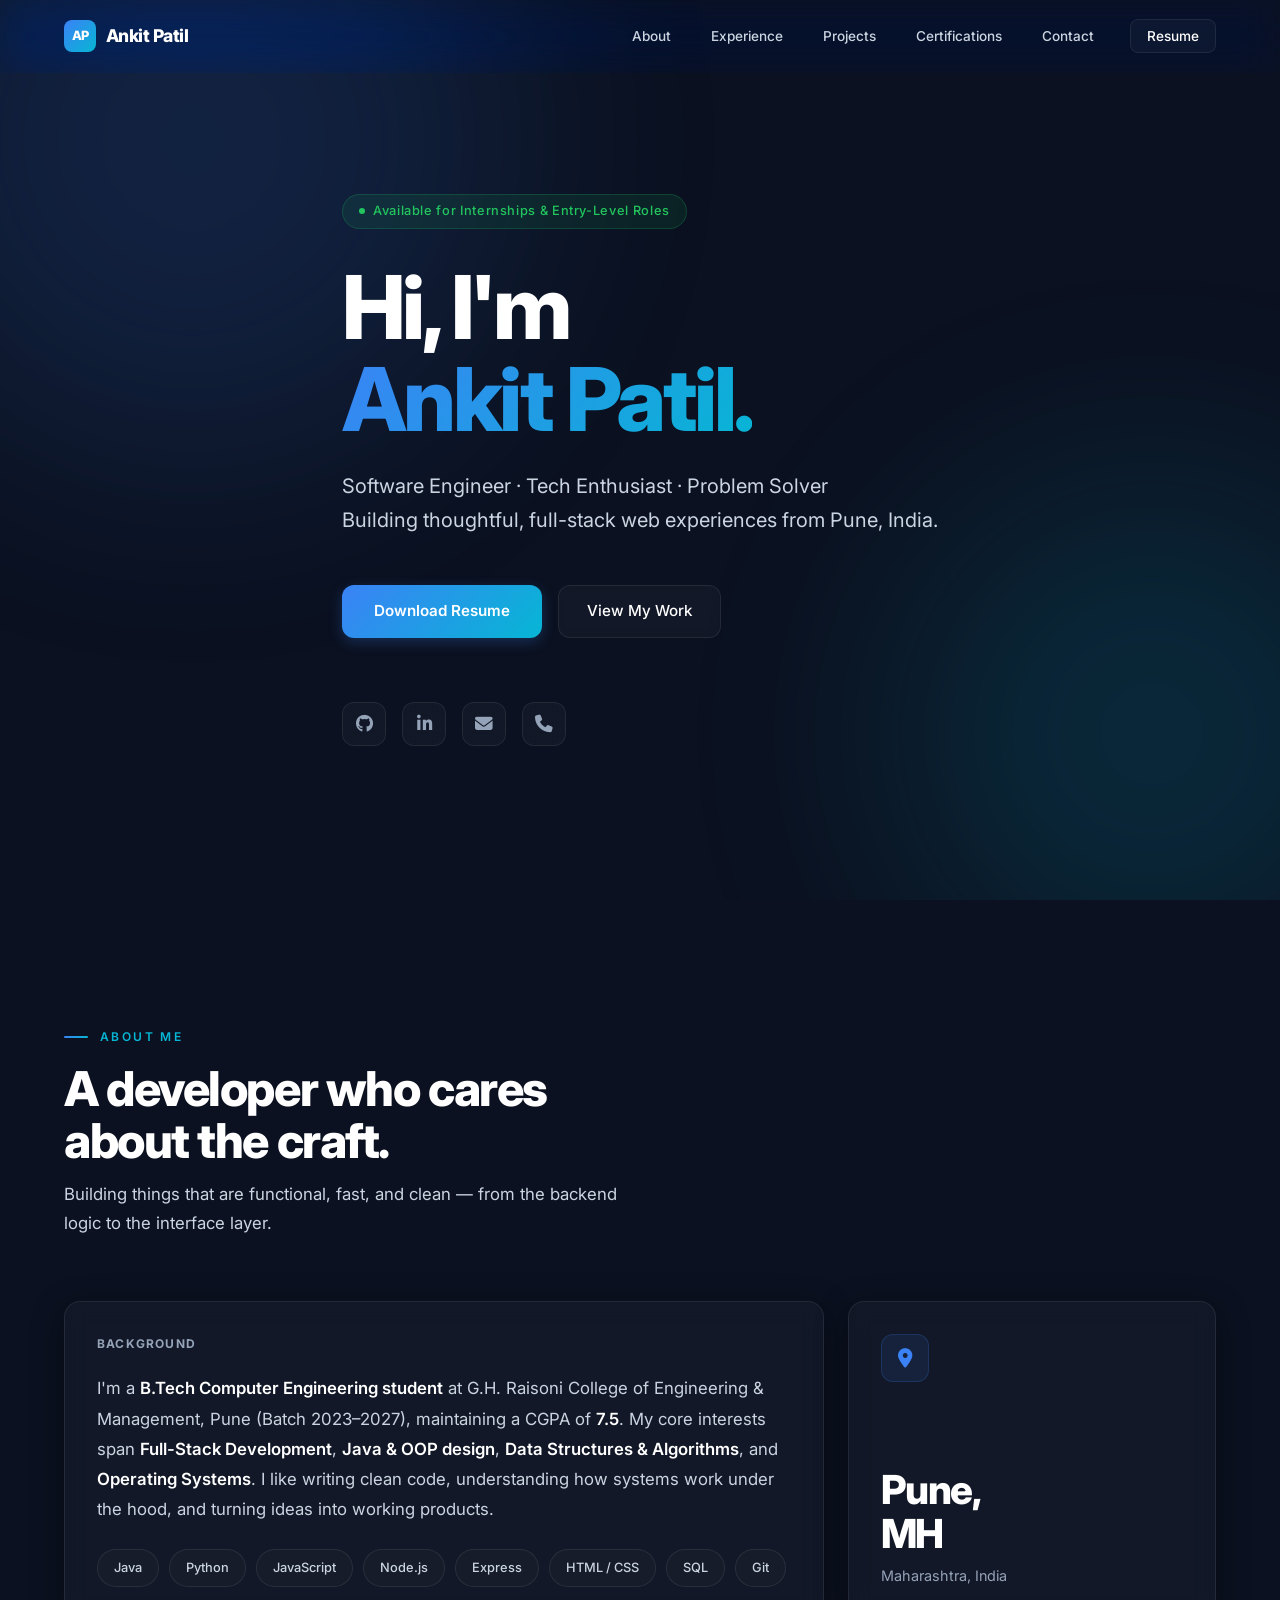
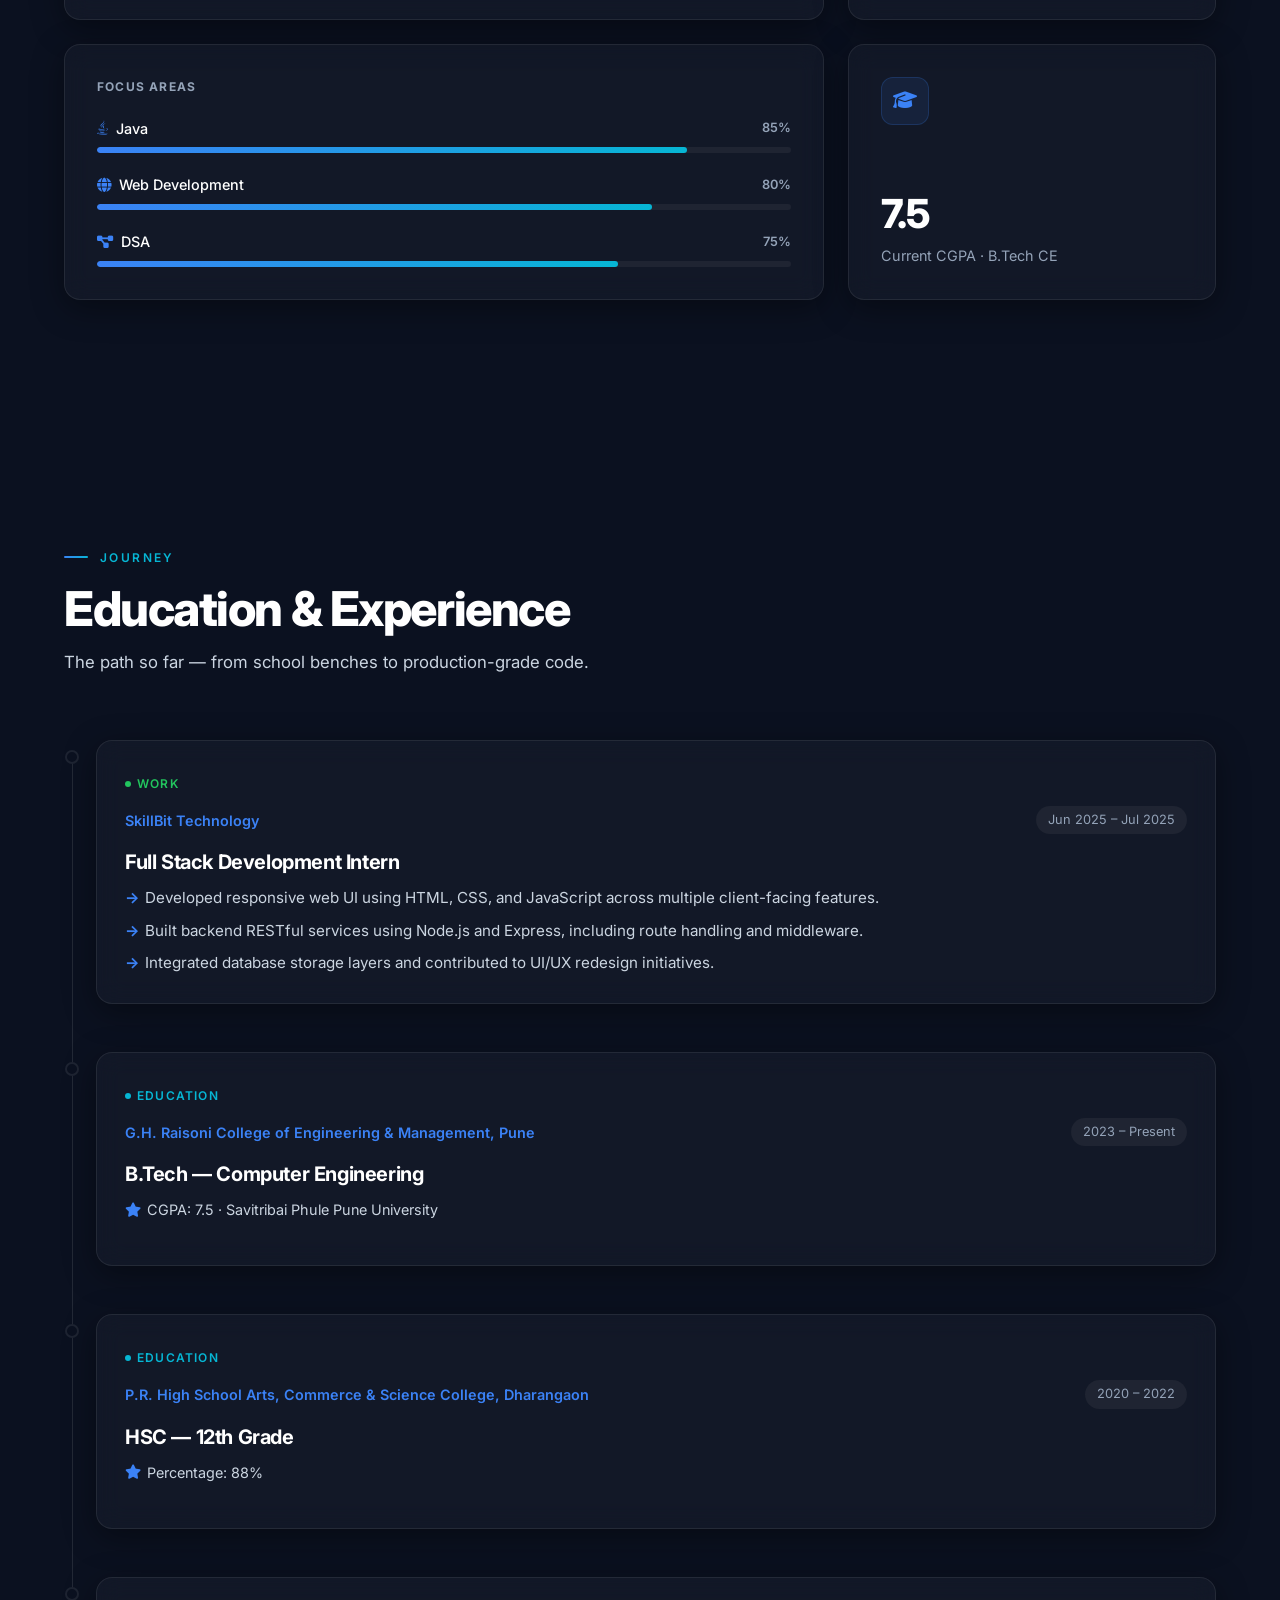
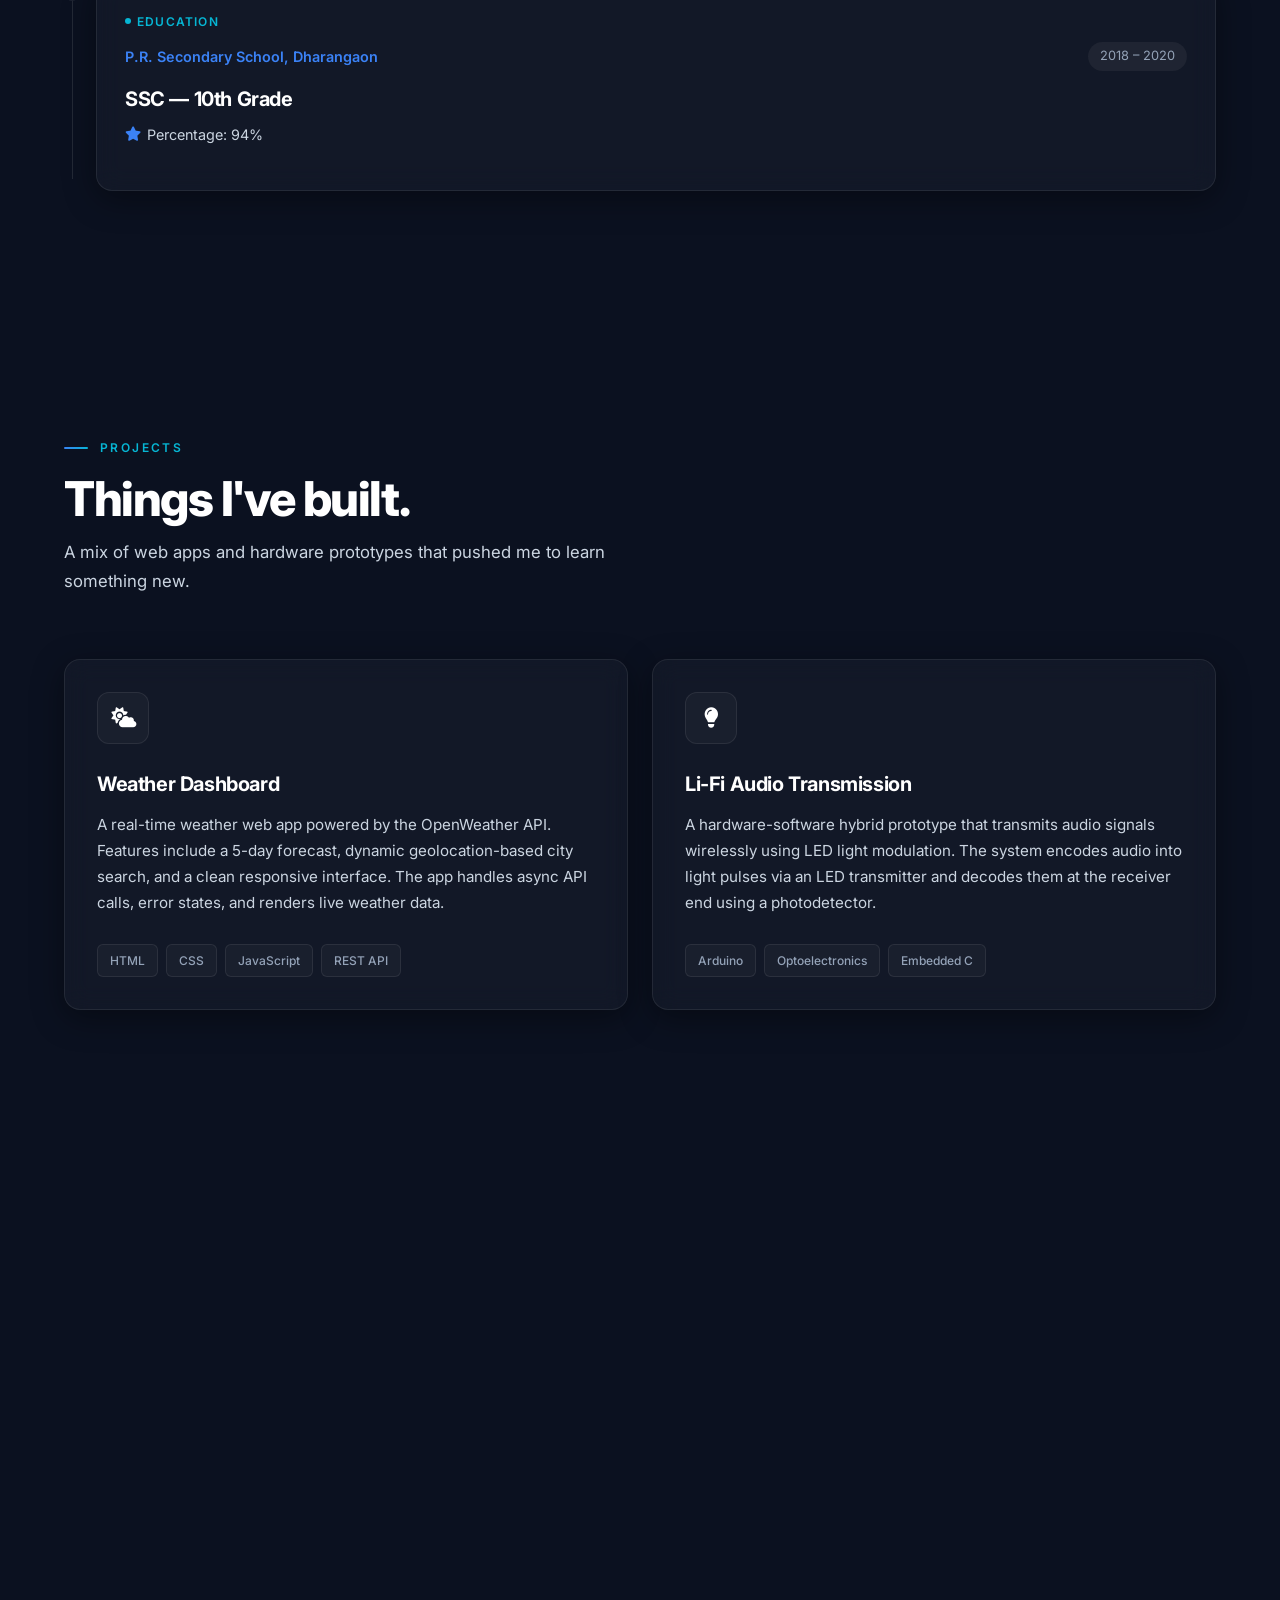
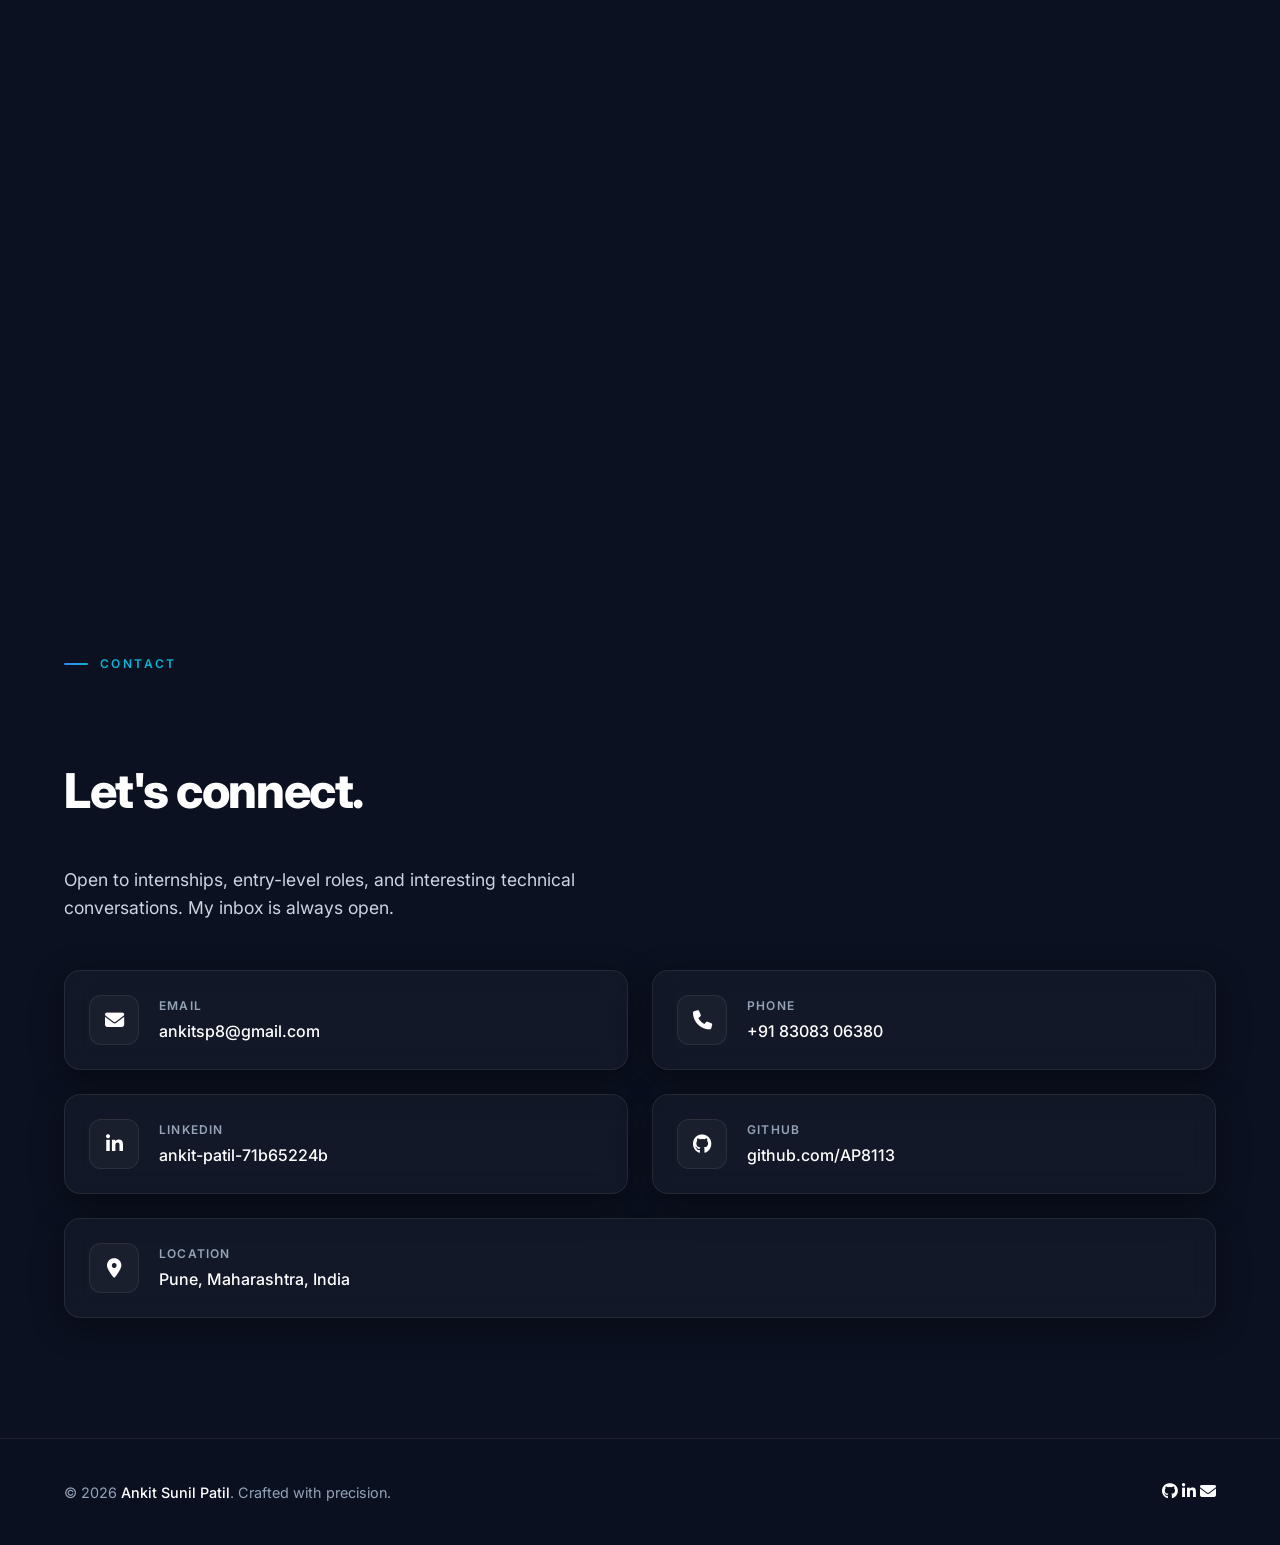
<file: index.html>
<!DOCTYPE html>
<html lang="en">
<head>
    <meta charset="UTF-8" />
    <meta name="viewport" content="width=device-width, initial-scale=1.0" />
    <title>Ankit Sunil Patil — Software Engineer</title>

    <link rel="preconnect" href="https://fonts.googleapis.com" />
    <link rel="preconnect" href="https://fonts.gstatic.com" crossorigin />
    <link href="https://fonts.googleapis.com/css2?family=Inter:wght@400;500;600;800&display=swap" rel="stylesheet" />
    <link rel="stylesheet" href="https://cdnjs.cloudflare.com/ajax/libs/font-awesome/6.5.2/css/all.min.css" />

    <style>
        /* ===========================
           PREMIUM DESIGN TOKENS
           (Linear / Vercel / Apple Vibe)
        =========================== */
        :root {
          /* Backgrounds */
          --bg-main: #0B1120;
          --bg-card: rgba(255, 255, 255, 0.03); /* Ultra subtle glassmorphism */
          --bg-card-hover: rgba(59, 130, 246, 0.05);
          --nav-bg: rgba(11, 17, 32, 0.75);

          /* Accents */
          --accent-blue: #3B82F6;
          --accent-cyan: #06B6D4;
          --accent-green: #22C55E;
          --grad-primary: linear-gradient(135deg, #3B82F6, #06B6D4);

          /* Text */
          --text-main: #FFFFFF;
          --text-secondary: #CBD5E1;
          --text-muted: #94A3B8;

          /* Borders & FX */
          --card-border: rgba(255, 255, 255, 0.08);
          --card-border-hover: rgba(59, 130, 246, 0.3);
          --timeline-line: rgba(255, 255, 255, 0.1);
          --shadow-soft: 0 8px 32px rgba(0, 0, 0, 0.4);
          --shadow-hover: 0 20px 40px rgba(59, 130, 246, 0.15);

          /* Geometry */
          --radius-base: 16px;
          --radius-hover: 20px;
          --spacing-section: 120px;
          --spacing-card: 32px;
          --container-w: 1200px;

          /* Animation */
          --transition: all 0.4s cubic-bezier(0.16, 1, 0.3, 1);
        }

        /* ===========================
           RESET & BASE
        =========================== */
        *, *::before, *::after { box-sizing: border-box; margin: 0; padding: 0; }

        html { scroll-behavior: smooth; font-size: 16px; }

        body {
          font-family: 'Inter', sans-serif;
          background-color: var(--bg-main);
          color: var(--text-main);
          line-height: 1.6;
          -webkit-font-smoothing: antialiased;
          -moz-osx-font-smoothing: grayscale;
          overflow-x: hidden;
          position: relative;
        }

        a { color: inherit; text-decoration: none; transition: var(--transition); }
        img { display: block; max-width: 100%; }
        ul { list-style: none; }

        /* ===========================
           FLOATING BLOBS (Vercel Style)
        =========================== */
        .bg-blobs {
          position: fixed;
          top: 0; left: 0; width: 100%; height: 100vh;
          overflow: hidden;
          z-index: 0;
          pointer-events: none;
        }

        .blob {
          position: absolute;
          filter: blur(120px);
          border-radius: 50%;
          opacity: 0.15;
          animation: float 20s infinite alternate ease-in-out;
        }

        .blob-1 {
          width: 50vw; height: 50vw;
          background: var(--accent-blue);
          top: -20%; left: -10%;
        }

        .blob-2 {
          width: 40vw; height: 40vw;
          background: var(--accent-cyan);
          bottom: -10%; right: -10%;
          animation-delay: -5s;
        }

        @keyframes float {
          0% { transform: translate(0, 0) scale(1); }
          100% { transform: translate(5%, 10%) scale(1.1); }
        }

        /* ===========================
           UTILITY
        =========================== */
        .container {
          max-width: var(--container-w);
          margin: 0 auto;
          padding: 0 24px;
          position: relative;
          z-index: 1;
        }

        .section-label {
          display: inline-flex;
          align-items: center;
          gap: 12px;
          font-size: 0.75rem;
          font-weight: 600;
          letter-spacing: 0.2em;
          text-transform: uppercase;
          color: var(--accent-cyan);
          margin-bottom: 16px;
        }

        .section-label::before {
          content: '';
          display: inline-block;
          width: 24px;
          height: 2px;
          background: var(--grad-primary);
          border-radius: 2px;
        }

        .section-title {
          font-size: clamp(2rem, 4vw, 3rem);
          font-weight: 800;
          letter-spacing: -0.03em;
          color: var(--text-main);
          margin-bottom: 12px;
          line-height: 1.1;
        }

        .section-desc {
          color: var(--text-secondary);
          font-size: 1.05rem;
          max-width: 580px;
          line-height: 1.7;
        }

        section { position: relative; z-index: 1; padding: var(--spacing-section) 0; }

        /* ===========================
           NAVBAR (Apple/Linear Blur)
        =========================== */
        .nav {
          position: fixed;
          top: 0; left: 0; right: 0;
          z-index: 100;
          background: var(--nav-bg);
          backdrop-filter: blur(20px) saturate(180%);
          -webkit-backdrop-filter: blur(20px) saturate(180%);
          border-bottom: 1px solid var(--card-border);
          transition: transform 0.3s;
        }

        .nav-inner {
          display: flex;
          align-items: center;
          justify-content: space-between;
          height: 72px;
          max-width: var(--container-w);
          margin: 0 auto;
          padding: 0 24px;
        }

        .nav-logo {
          font-size: 1.1rem;
          font-weight: 800;
          letter-spacing: -0.03em;
          display: flex;
          align-items: center;
          gap: 10px;
        }

        .nav-logo .logo-badge {
          width: 32px;
          height: 32px;
          border-radius: 8px;
          background: var(--grad-primary);
          color: #fff;
          font-size: 0.8rem;
          font-weight: 800;
          display: flex;
          align-items: center;
          justify-content: center;
        }

        .nav-links {
          display: flex;
          align-items: center;
          gap: 8px;
        }

        .nav-links a {
          font-size: 0.85rem;
          font-weight: 500;
          color: var(--text-secondary);
          padding: 8px 16px;
          border-radius: 8px;
        }

        .nav-links a:hover {
          color: var(--text-main);
          background: rgba(255,255,255,0.06);
        }

        .nav-cta {
          font-size: 0.85rem;
          font-weight: 600;
          color: var(--text-main) !important;
          border: 1px solid var(--card-border) !important;
          border-radius: 8px !important;
          margin-left: 12px;
          background: rgba(255,255,255,0.03);
        }

        .nav-cta:hover {
          background: var(--text-main) !important;
          color: var(--bg-main) !important;
        }

        /* ===========================
           HERO SECTION
        =========================== */
        #hero {
          min-height: 100vh;
          display: flex;
          flex-direction: column;
          justify-content: center;
          padding-top: 120px;
          padding-bottom: 80px;
        }

        .hero-chip {
          display: inline-flex;
          align-items: center;
          gap: 8px;
          background: rgba(34, 197, 94, 0.1);
          border: 1px solid rgba(34, 197, 94, 0.2);
          color: var(--accent-green);
          font-size: 0.8rem;
          font-weight: 500;
          letter-spacing: 0.05em;
          padding: 6px 16px;
          border-radius: 100px;
          margin-bottom: 32px;
        }

        .hero-chip .dot {
          width: 6px;
          height: 6px;
          border-radius: 50%;
          background: var(--accent-green);
          animation: pulse-dot 2s infinite;
        }

        @keyframes pulse-dot {
          0%, 100% { opacity: 1; transform: scale(1); }
          50% { opacity: 0.5; transform: scale(0.8); }
        }

        .hero-name {
          font-size: clamp(3rem, 8vw, 5.5rem);
          font-weight: 800;
          letter-spacing: -0.04em;
          line-height: 1.05;
          margin-bottom: 24px;
        }

        .hero-name .name-accent {
          background: var(--grad-primary);
          -webkit-background-clip: text;
          -webkit-text-fill-color: transparent;
          background-clip: text;
        }

        .hero-tagline {
          font-size: clamp(1rem, 2vw, 1.25rem);
          color: var(--text-secondary);
          font-weight: 400;
          max-width: 600px;
          margin-bottom: 48px;
          line-height: 1.7;
        }

        .hero-actions {
          display: flex;
          align-items: center;
          gap: 16px;
          flex-wrap: wrap;
        }

        .btn-primary {
          display: inline-flex;
          align-items: center;
          gap: 10px;
          background: var(--grad-primary);
          color: #fff;
          font-size: 0.95rem;
          font-weight: 600;
          padding: 14px 32px;
          border-radius: 12px;
          border: none;
          cursor: pointer;
          transition: var(--transition);
          box-shadow: 0 4px 14px rgba(59, 130, 246, 0.25);
        }

        .btn-primary:hover {
          transform: translateY(-2px);
          box-shadow: 0 8px 24px rgba(59, 130, 246, 0.4);
        }

        .btn-ghost {
          display: inline-flex;
          align-items: center;
          gap: 10px;
          background: rgba(255, 255, 255, 0.03);
          color: var(--text-main);
          font-size: 0.95rem;
          font-weight: 500;
          padding: 13px 28px;
          border-radius: 12px;
          border: 1px solid var(--card-border);
          cursor: pointer;
          backdrop-filter: blur(4px);
        }

        .btn-ghost:hover {
          background: rgba(255, 255, 255, 0.08);
          border-color: rgba(255, 255, 255, 0.2);
          transform: translateY(-2px);
        }

        .hero-socials {
          display: flex;
          gap: 16px;
          margin-top: 64px;
        }

        .hero-socials a {
          width: 44px;
          height: 44px;
          border-radius: 12px;
          border: 1px solid var(--card-border);
          background: var(--bg-card);
          display: flex;
          align-items: center;
          justify-content: center;
          color: var(--text-muted);
          font-size: 1.1rem;
          backdrop-filter: blur(8px);
        }

        .hero-socials a:hover {
          color: var(--text-main);
          border-color: var(--accent-blue);
          background: var(--bg-card-hover);
          transform: translateY(-4px);
          box-shadow: var(--shadow-hover);
        }

        /* ===========================
           BENTO GRID (Cards)
        =========================== */
        .bento-grid {
          display: grid;
          grid-template-columns: repeat(3, 1fr);
          gap: 24px;
          margin-top: 64px;
        }

        .bento-card {
          background: var(--bg-card);
          border: 1px solid var(--card-border);
          border-radius: var(--radius-base);
          padding: var(--spacing-card);
          backdrop-filter: blur(12px);
          -webkit-backdrop-filter: blur(12px);
          transition: var(--transition);
          box-shadow: var(--shadow-soft);
          display: flex;
          flex-direction: column;
        }

        .bento-card:hover {
          border-color: var(--card-border-hover);
          border-radius: var(--radius-hover);
          background: var(--bg-card-hover);
          transform: translateY(-4px);
          box-shadow: var(--shadow-hover);
        }

        .bento-card.span-2 { grid-column: span 2; }
        .bento-card.span-full { grid-column: span 3; }

        .bento-card-label {
          font-size: 0.75rem;
          font-weight: 700;
          letter-spacing: 0.1em;
          text-transform: uppercase;
          color: var(--text-muted);
          margin-bottom: 20px;
        }

        .bio-text {
          font-size: 1.05rem;
          color: var(--text-secondary);
          line-height: 1.8;
        }
        .bio-text strong { color: var(--text-main); font-weight: 600; }

        /* Skills */
        .skill-list { display: flex; flex-direction: column; gap: 20px; }
        .skill-header {
          display: flex; justify-content: space-between; align-items: center; margin-bottom: 8px;
        }
        .skill-name {
          font-size: 0.9rem; font-weight: 500; color: var(--text-main); display: flex; align-items: center; gap: 8px;
        }
        .skill-name i { color: var(--accent-blue); }
        .skill-pct { font-size: 0.8rem; font-weight: 600; color: var(--text-muted); }

        .skill-track {
          height: 6px; border-radius: 100px; background: rgba(255,255,255,0.05); overflow: hidden;
        }
        .skill-fill {
          height: 100%; border-radius: 100px; background: var(--grad-primary);
          width: 0; transition: width 1.5s cubic-bezier(0.16,1,0.3,1);
        }

        /* Stats */
        .stat-card-inner { display: flex; flex-direction: column; justify-content: space-between; height: 100%; }
        .stat-icon {
          width: 48px; height: 48px; border-radius: 12px; background: rgba(59, 130, 246, 0.1);
          border: 1px solid rgba(59, 130, 246, 0.2); display: flex; align-items: center; justify-content: center;
          font-size: 1.2rem; color: var(--accent-blue); margin-bottom: 24px;
        }
        .stat-number { font-size: 2.5rem; font-weight: 800; letter-spacing: -0.04em; color: var(--text-main); line-height: 1.1; margin-bottom: 8px; }
        .stat-desc { font-size: 0.9rem; color: var(--text-muted); font-weight: 400; }

        .chip-cloud { display: flex; flex-wrap: wrap; gap: 10px; margin-top: 24px; }
        .chip {
          font-size: 0.8rem; font-weight: 500; padding: 8px 16px; border-radius: 100px;
          border: 1px solid var(--card-border); background: rgba(255,255,255,0.02);
          color: var(--text-secondary); transition: var(--transition);
        }
        .chip:hover { border-color: var(--accent-cyan); color: var(--text-main); background: rgba(6, 182, 212, 0.1); }

        /* ===========================
           TIMELINE
        =========================== */
        .timeline-wrap { position: relative; margin-top: 64px; padding-left: 32px; }
        .timeline-wrap::before {
          content: ''; position: absolute; left: 8px; top: 12px; bottom: 12px; width: 1px; background: var(--timeline-line);
        }
        .timeline-item { position: relative; margin-bottom: 48px; }
        .timeline-item:last-child { margin-bottom: 0; }

        .timeline-dot {
          position: absolute; left: -31px; top: 10px; width: 14px; height: 14px; border-radius: 50%;
          background: var(--bg-main); border: 2px solid var(--card-border); transition: var(--transition);
        }
        .timeline-item:hover .timeline-dot { border-color: var(--accent-blue); background: var(--accent-blue); box-shadow: 0 0 12px rgba(59, 130, 246, 0.5); }

        .timeline-card {
          background: var(--bg-card); border: 1px solid var(--card-border); border-radius: var(--radius-base);
          padding: 28px; backdrop-filter: blur(12px); box-shadow: var(--shadow-soft); transition: var(--transition);
        }
        .timeline-item:hover .timeline-card {
          border-color: var(--card-border-hover); transform: translateX(8px); border-radius: var(--radius-hover); box-shadow: var(--shadow-hover);
        }

        .timeline-meta { display: flex; align-items: center; justify-content: space-between; flex-wrap: wrap; gap: 8px; margin-bottom: 12px; }
        .timeline-org { font-size: 0.9rem; font-weight: 600; color: var(--accent-blue); }
        .timeline-date { font-size: 0.8rem; color: var(--text-muted); background: rgba(255,255,255,0.05); padding: 4px 12px; border-radius: 100px; }
        .timeline-role { font-size: 1.25rem; font-weight: 700; color: var(--text-main); margin-bottom: 8px; letter-spacing: -0.02em; }
        .timeline-grade { font-size: 0.9rem; color: var(--text-secondary); margin-bottom: 16px; display: flex; align-items: center; gap: 6px; }

        .timeline-bullets { display: flex; flex-direction: column; gap: 8px; }
        .timeline-bullets li {
          font-size: 0.95rem; color: var(--text-secondary); padding-left: 20px; position: relative; line-height: 1.6;
        }
        .timeline-bullets li::before {
          content: '→'; position: absolute; left: 0; color: var(--accent-blue); font-weight: bold;
        }

        .timeline-type-badge {
          display: inline-flex; align-items: center; gap: 6px; font-size: 0.75rem; font-weight: 600;
          letter-spacing: 0.1em; text-transform: uppercase; margin-bottom: 12px;
        }
        .timeline-type-badge .badge-dot { width: 6px; height: 6px; border-radius: 50%; }
        .badge-work { color: var(--accent-green); } .badge-work .badge-dot { background: var(--accent-green); }
        .badge-edu { color: var(--accent-cyan); } .badge-edu .badge-dot { background: var(--accent-cyan); }

        /* ===========================
           PROJECTS
        =========================== */
        .projects-grid { display: grid; grid-template-columns: repeat(2, 1fr); gap: 24px; margin-top: 64px; }

        .project-card {
          background: var(--bg-card); border: 1px solid var(--card-border); border-radius: var(--radius-base);
          padding: var(--spacing-card); backdrop-filter: blur(12px); display: flex; flex-direction: column;
          transition: var(--transition); box-shadow: var(--shadow-soft);
        }
        .project-card:hover {
          transform: translateY(-6px); border-color: var(--card-border-hover); border-radius: var(--radius-hover); box-shadow: var(--shadow-hover);
        }

        .project-icon {
          width: 52px; height: 52px; border-radius: 12px; background: rgba(255,255,255,0.03);
          border: 1px solid var(--card-border); display: flex; align-items: center; justify-content: center;
          font-size: 1.25rem; color: var(--text-main); margin-bottom: 24px; transition: var(--transition);
        }
        .project-card:hover .project-icon {
          background: var(--grad-primary); border-color: transparent; color: #fff; transform: scale(1.05);
        }

        .project-title { font-size: 1.25rem; font-weight: 700; color: var(--text-main); margin-bottom: 12px; letter-spacing: -0.02em; }
        .project-desc { font-size: 0.95rem; color: var(--text-secondary); line-height: 1.7; flex: 1; margin-bottom: 28px; }
        .project-stack { display: flex; flex-wrap: wrap; gap: 8px; }
        .stack-tag {
          font-size: 0.75rem; font-weight: 500; padding: 6px 12px; border-radius: 6px;
          background: rgba(255,255,255,0.03); border: 1px solid rgba(255,255,255,0.08); color: var(--text-muted);
        }

        /* ===========================
           CERTIFICATIONS
        =========================== */
        .certs-grid { display: grid; grid-template-columns: repeat(2, 1fr); gap: 24px; margin-top: 64px; }

        .cert-card {
          background: var(--bg-card); border: 1px solid var(--card-border); border-radius: var(--radius-base);
          padding: 32px; display: flex; flex-direction: column; justify-content: space-between;
          transition: var(--transition); box-shadow: var(--shadow-soft); text-decoration: none; backdrop-filter: blur(12px);
        }
        a.cert-card:hover {
          transform: translateY(-4px) scale(1.01); border-color: var(--card-border-hover); border-radius: var(--radius-hover); background: var(--bg-card-hover); box-shadow: var(--shadow-hover);
        }

        .cert-top { display: flex; align-items: center; justify-content: space-between; margin-bottom: 24px; }
        .cert-icon { font-size: 1.8rem; background: var(--grad-primary); -webkit-background-clip: text; -webkit-text-fill-color: transparent; }
        .cert-arrow { color: var(--text-muted); transition: var(--transition); }
        a.cert-card:hover .cert-arrow { color: var(--text-main); transform: translate(4px, -4px); }

        .cert-issuer { font-size: 0.75rem; font-weight: 600; text-transform: uppercase; letter-spacing: 0.1em; color: var(--accent-blue); margin-bottom: 8px; }
        .cert-title { font-size: 1.15rem; font-weight: 700; color: var(--text-main); line-height: 1.4; }

        .cert-footer {
          margin-top: 32px; padding-top: 20px; border-top: 1px solid rgba(255,255,255,0.06);
          display: flex; align-items: center; justify-content: space-between; font-size: 0.85rem; color: var(--text-secondary); font-weight: 500;
        }
        .cert-id { font-family: monospace; font-size: 0.75rem; background: rgba(255,255,255,0.05); padding: 4px 10px; border-radius: 6px; color: var(--text-muted); }

        /* ===========================
           CONTACT
        =========================== */
        .contact-inner { display: grid; grid-template-columns: 1fr 1fr; gap: 24px; margin-top: 64px; }
        .contact-headline { font-size: clamp(2rem, 4vw, 3rem); font-weight: 800; letter-spacing: -0.03em; margin-bottom: 12px; grid-column: 1 / -1; }
        .contact-sub { color: var(--text-secondary); font-size: 1.1rem; grid-column: 1 / -1; margin-bottom: 24px; max-width: 600px; line-height: 1.6; }

        .contact-card {
          background: var(--bg-card); border: 1px solid var(--card-border); border-radius: var(--radius-base);
          padding: 24px; display: flex; align-items: center; gap: 20px; transition: var(--transition); backdrop-filter: blur(12px); box-shadow: var(--shadow-soft);
        }
        .contact-card:hover { border-color: var(--card-border-hover); border-radius: var(--radius-hover); transform: translateY(-4px); box-shadow: var(--shadow-hover); background: var(--bg-card-hover); }

        .contact-card-icon {
          width: 50px; height: 50px; border-radius: 12px; background: rgba(255,255,255,0.03); border: 1px solid rgba(255,255,255,0.08);
          display: flex; align-items: center; justify-content: center; font-size: 1.2rem; color: var(--text-main); flex-shrink: 0; transition: var(--transition);
        }
        .contact-card:hover .contact-card-icon { background: var(--grad-primary); border-color: transparent; color: #fff; }

        .contact-card-label { font-size: 0.75rem; font-weight: 600; text-transform: uppercase; letter-spacing: 0.1em; color: var(--text-muted); margin-bottom: 4px; }
        .contact-card-value { font-size: 1rem; font-weight: 500; color: var(--text-main); }
        .contact-card-value a:hover { color: var(--accent-cyan); }

        /* ===========================
           FOOTER
        =========================== */
        footer { border-top: 1px solid var(--card-border); padding: 40px 0; background: rgba(11, 17, 32, 0.5); backdrop-filter: blur(10px); }
        .footer-inner { display: flex; align-items: center; justify-content: space-between; flex-wrap: wrap; gap: 16px; }
        .footer-copy { font-size: 0.9rem; color: var(--text-muted); }
        .footer-copy span { color: var(--text-main); font-weight: 500; }

        /* ===========================
           SCROLL REVEAL ANIMATIONS
        =========================== */
        .reveal {
          opacity: 0; transform: translateY(30px);
          transition: opacity 0.8s cubic-bezier(0.16,1,0.3,1), transform 0.8s cubic-bezier(0.16,1,0.3,1);
        }
        .reveal.visible { opacity: 1; transform: translateY(0); }
        .reveal-delay-1 { transition-delay: 0.1s; }
        .reveal-delay-2 { transition-delay: 0.2s; }
        .reveal-delay-3 { transition-delay: 0.3s; }

        /* ===========================
           MOBILE MENU
        =========================== */
        .hamburger { display: none; flex-direction: column; gap: 6px; cursor: pointer; padding: 4px; background: none; border: none; z-index: 101; }
        .hamburger span { display: block; width: 24px; height: 2px; border-radius: 2px; background: var(--text-main); transition: var(--transition); }

        .hamburger.open span:nth-child(1) { transform: translateY(8px) rotate(45deg); }
        .hamburger.open span:nth-child(2) { opacity: 0; }
        .hamburger.open span:nth-child(3) { transform: translateY(-8px) rotate(-45deg); }

        .mobile-menu {
          display: none; flex-direction: column; position: fixed; top: 72px; left: 0; width: 100%;
          background: var(--nav-bg); backdrop-filter: blur(20px); border-bottom: 1px solid var(--card-border);
          padding: 24px; z-index: 99; transform: translateY(-100%); transition: transform 0.4s cubic-bezier(0.16,1,0.3,1);
        }
        .mobile-menu.open { display: flex; transform: translateY(0); }
        .mobile-menu a {
          font-size: 1.1rem; font-weight: 500; color: var(--text-secondary); padding: 16px 0; border-bottom: 1px solid rgba(255,255,255,0.05);
        }
        .mobile-menu a:last-child { border-bottom: none; }

        /* ===========================
           RESPONSIVE DESIGN
        =========================== */
        @media (max-width: 992px) {
          .bento-grid { grid-template-columns: 1fr 1fr; }
          .bento-card.span-2 { grid-column: span 2; }
          .bento-card.span-full { grid-column: span 2; }
        }

        @media (max-width: 768px) {
          :root { --spacing-section: 80px; }
          .nav-links { display: none; }
          .hamburger { display: flex; }
          .bento-grid { grid-template-columns: 1fr; }
          .bento-card.span-2, .bento-card.span-full { grid-column: span 1; }
          .projects-grid, .certs-grid { grid-template-columns: 1fr; }
          .contact-inner { grid-template-columns: 1fr; }
          .contact-headline, .contact-sub { grid-column: 1; }
          .footer-inner { flex-direction: column; align-items: flex-start; gap: 24px; }
          .blob-1 { width: 80vw; height: 80vw; }
          .blob-2 { width: 70vw; height: 70vw; }
        }

        @media (max-width: 480px) {
          .hero-actions { flex-direction: column; align-items: stretch; }
          .btn-primary, .btn-ghost { width: 100%; justify-content: center; }
        }
    </style>
</head>
<body>

<div class="bg-blobs">
    <div class="blob blob-1"></div>
    <div class="blob blob-2"></div>
</div>

<nav class="nav">
    <div class="nav-inner">
        <a href="#hero" class="nav-logo">
            <div class="logo-badge">AP</div>
            Ankit Patil
        </a>
        <ul class="nav-links">
            <li><a href="#about">About</a></li>
            <li><a href="#timeline">Experience</a></li>
            <li><a href="#projects">Projects</a></li>
            <li><a href="#certifications">Certifications</a></li>
            <li><a href="#contact">Contact</a></li>
            <li><a href="assets/resume.pdf" target="_blank" class="nav-cta">Resume</a></li>
        </ul>
        <button class="hamburger" id="hamburger" aria-label="Menu">
            <span></span><span></span><span></span>
        </button>
    </div>
</nav>

<div class="mobile-menu" id="mobile-menu">
    <a href="#about" onclick="closeMobileMenu()">About</a>
    <a href="#timeline" onclick="closeMobileMenu()">Experience</a>
    <a href="#projects" onclick="closeMobileMenu()">Projects</a>
    <a href="#certifications" onclick="closeMobileMenu()">Certifications</a>
    <a href="#contact" onclick="closeMobileMenu()">Contact</a>
    <a href="assets/resume.pdf" target="_blank" style="color:var(--text-main); font-weight: 600;">Resume</a>
</div>

<section id="hero">
    <div class="container hero-content">
        <div class="hero-chip reveal">
            <span class="dot"></span>
            Available for Internships &amp; Entry-Level Roles
        </div>
        <h1 class="hero-name reveal reveal-delay-1">
            Hi, I'm<br/>
            <span class="name-accent">Ankit Patil.</span>
        </h1>
        <p class="hero-tagline reveal reveal-delay-2">
            Software Engineer · Tech Enthusiast · Problem Solver<br/>
            Building thoughtful, full-stack web experiences from Pune, India.
        </p>
        <div class="hero-actions reveal reveal-delay-3">
            <a href="assets/resume.pdf" target="_blank" class="btn-primary">
                Download Resume
            </a>
            <a href="#projects" class="btn-ghost">
                View My Work
            </a>
        </div>
        <div class="hero-socials reveal reveal-delay-3">
            <a href="https://github.com/AP8113" target="_blank" rel="noopener" aria-label="GitHub"><i class="fa-brands fa-github"></i></a>
            <a href="https://www.linkedin.com/in/ankit-patil-71b65224b/" target="_blank" rel="noopener" aria-label="LinkedIn"><i class="fa-brands fa-linkedin-in"></i></a>
            <a href="mailto:ankitsp8@gmail.com" aria-label="Email"><i class="fa-solid fa-envelope"></i></a>
            <a href="tel:+918308306380" aria-label="Phone"><i class="fa-solid fa-phone"></i></a>
        </div>
    </div>
</section>

<section id="about">
    <div class="container">
        <div class="reveal">
            <p class="section-label">About Me</p>
            <h2 class="section-title">A developer who cares<br/>about the craft.</h2>
            <p class="section-desc">Building things that are functional, fast, and clean — from the backend logic to the interface layer.</p>
        </div>

        <div class="bento-grid">
            <div class="bento-card span-2 reveal reveal-delay-1">
                <p class="bento-card-label">Background</p>
                <p class="bio-text">
                    I'm a <strong>B.Tech Computer Engineering student</strong> at G.H. Raisoni College of Engineering & Management, Pune (Batch 2023–2027), maintaining a CGPA of <strong>7.5</strong>. My core interests span <strong>Full-Stack Development</strong>, <strong>Java & OOP design</strong>, <strong>Data Structures & Algorithms</strong>, and <strong>Operating Systems</strong>. I like writing clean code, understanding how systems work under the hood, and turning ideas into working products.
                </p>
                <div class="chip-cloud">
                    <span class="chip">Java</span>
                    <span class="chip">Python</span>
                    <span class="chip">JavaScript</span>
                    <span class="chip">Node.js</span>
                    <span class="chip">Express</span>
                    <span class="chip">HTML / CSS</span>
                    <span class="chip">SQL</span>
                    <span class="chip">Git</span>
                </div>
            </div>

            <div class="bento-card reveal reveal-delay-2">
                <div class="stat-card-inner">
                    <div class="stat-icon"><i class="fa-solid fa-location-dot"></i></div>
                    <div>
                        <div class="stat-number">Pune,<br/>MH</div>
                        <p class="stat-desc">Maharashtra, India</p>
                    </div>
                </div>
            </div>

            <div class="bento-card span-2 reveal reveal-delay-1">
                <p class="bento-card-label">Focus Areas</p>
                <div class="skill-list">
                    <div class="skill-item">
                        <div class="skill-header">
                            <span class="skill-name"><i class="fa-brands fa-java"></i> Java</span>
                            <span class="skill-pct">85%</span>
                        </div>
                        <div class="skill-track"><div class="skill-fill" data-width="85%"></div></div>
                    </div>
                    <div class="skill-item">
                        <div class="skill-header">
                            <span class="skill-name"><i class="fa-solid fa-globe"></i> Web Development</span>
                            <span class="skill-pct">80%</span>
                        </div>
                        <div class="skill-track"><div class="skill-fill" data-width="80%"></div></div>
                    </div>
                    <div class="skill-item">
                        <div class="skill-header">
                            <span class="skill-name"><i class="fa-solid fa-diagram-project"></i> DSA</span>
                            <span class="skill-pct">75%</span>
                        </div>
                        <div class="skill-track"><div class="skill-fill" data-width="75%"></div></div>
                    </div>
                </div>
            </div>

            <div class="bento-card reveal reveal-delay-2">
                <div class="stat-card-inner">
                    <div class="stat-icon"><i class="fa-solid fa-graduation-cap"></i></div>
                    <div>
                        <div class="stat-number">7.5</div>
                        <p class="stat-desc">Current CGPA · B.Tech CE</p>
                    </div>
                </div>
            </div>
        </div>
    </div>
</section>

<section id="timeline">
    <div class="container">
        <div class="reveal">
            <p class="section-label">Journey</p>
            <h2 class="section-title">Education &amp; Experience</h2>
            <p class="section-desc">The path so far — from school benches to production-grade code.</p>
        </div>

        <div class="timeline-wrap">
            <div class="timeline-item reveal reveal-delay-1">
                <div class="timeline-dot"></div>
                <div class="timeline-card">
                    <span class="timeline-type-badge badge-work"><span class="badge-dot"></span>Work</span>
                    <div class="timeline-meta">
                        <span class="timeline-org">SkillBit Technology</span>
                        <span class="timeline-date">Jun 2025 – Jul 2025</span>
                    </div>
                    <p class="timeline-role">Full Stack Development Intern</p>
                    <ul class="timeline-bullets">
                        <li>Developed responsive web UI using HTML, CSS, and JavaScript across multiple client-facing features.</li>
                        <li>Built backend RESTful services using Node.js and Express, including route handling and middleware.</li>
                        <li>Integrated database storage layers and contributed to UI/UX redesign initiatives.</li>
                    </ul>
                </div>
            </div>

            <div class="timeline-item reveal reveal-delay-1">
                <div class="timeline-dot"></div>
                <div class="timeline-card">
                    <span class="timeline-type-badge badge-edu"><span class="badge-dot"></span>Education</span>
                    <div class="timeline-meta">
                        <span class="timeline-org">G.H. Raisoni College of Engineering & Management, Pune</span>
                        <span class="timeline-date">2023 – Present</span>
                    </div>
                    <p class="timeline-role">B.Tech — Computer Engineering</p>
                    <p class="timeline-grade"><i class="fa-solid fa-star" style="color:var(--accent-blue);"></i> CGPA: 7.5 · Savitribai Phule Pune University</p>
                </div>
            </div>

            <div class="timeline-item reveal reveal-delay-2">
                <div class="timeline-dot"></div>
                <div class="timeline-card">
                    <span class="timeline-type-badge badge-edu"><span class="badge-dot"></span>Education</span>
                    <div class="timeline-meta">
                        <span class="timeline-org">P.R. High School Arts, Commerce & Science College, Dharangaon</span>
                        <span class="timeline-date">2020 – 2022</span>
                    </div>
                    <p class="timeline-role">HSC — 12th Grade</p>
                    <p class="timeline-grade"><i class="fa-solid fa-star" style="color:var(--accent-blue);"></i> Percentage: 88%</p>
                </div>
            </div>

            <div class="timeline-item reveal reveal-delay-3">
                <div class="timeline-dot"></div>
                <div class="timeline-card">
                    <span class="timeline-type-badge badge-edu"><span class="badge-dot"></span>Education</span>
                    <div class="timeline-meta">
                        <span class="timeline-org">P.R. Secondary School, Dharangaon</span>
                        <span class="timeline-date">2018 – 2020</span>
                    </div>
                    <p class="timeline-role">SSC — 10th Grade</p>
                    <p class="timeline-grade"><i class="fa-solid fa-star" style="color:var(--accent-blue);"></i> Percentage: 94%</p>
                </div>
            </div>
        </div>
    </div>
</section>

<section id="projects">
    <div class="container">
        <div class="reveal">
            <p class="section-label">Projects</p>
            <h2 class="section-title">Things I've built.</h2>
            <p class="section-desc">A mix of web apps and hardware prototypes that pushed me to learn something new.</p>
        </div>

        <div class="projects-grid">
            <div class="project-card reveal reveal-delay-1">
                <div class="project-icon"><i class="fa-solid fa-cloud-sun"></i></div>
                <h3 class="project-title">Weather Dashboard</h3>
                <p class="project-desc">
                    A real-time weather web app powered by the OpenWeather API. Features include a 5-day forecast, dynamic geolocation-based city search, and a clean responsive interface. The app handles async API calls, error states, and renders live weather data.
                </p>
                <div class="project-stack">
                    <span class="stack-tag">HTML</span>
                    <span class="stack-tag">CSS</span>
                    <span class="stack-tag">JavaScript</span>
                    <span class="stack-tag">REST API</span>
                </div>
            </div>

            <div class="project-card reveal reveal-delay-2">
                <div class="project-icon"><i class="fa-solid fa-lightbulb"></i></div>
                <h3 class="project-title">Li-Fi Audio Transmission</h3>
                <p class="project-desc">
                    A hardware-software hybrid prototype that transmits audio signals wirelessly using LED light modulation. The system encodes audio into light pulses via an LED transmitter and decodes them at the receiver end using a photodetector.
                </p>
                <div class="project-stack">
                    <span class="stack-tag">Arduino</span>
                    <span class="stack-tag">Optoelectronics</span>
                    <span class="stack-tag">Embedded C</span>
                </div>
            </div>
        </div>
    </div>
</section>

<section id="certifications">
    <div class="container">
        <div class="reveal">
            <p class="section-label">Credentials</p>
            <h2 class="section-title">Certifications</h2>
            <p class="section-desc">Verified industry badges, job simulations, and technical coursework.</p>
        </div>

        <div class="certs-grid">
            <a href="https://www.credly.com/badges/59ceadfd-40b3-4ad8-ba69-de67b934213c/linked_in_profile" target="_blank" rel="noopener" class="cert-card reveal reveal-delay-1">
                <div class="cert-top">
                    <div class="cert-icon"><i class="fa-solid fa-chart-pie"></i></div>
                    <span class="cert-arrow"><i class="fa-solid fa-arrow-up-right"></i></span>
                </div>
                <div>
                    <p class="cert-issuer">Cisco</p>
                    <h3 class="cert-title">Data Analytics Essentials</h3>
                </div>
                <div class="cert-footer">
                    <span>Verified Badge</span>
                    <span style="color:var(--text-main);">Verify &rarr;</span>
                </div>
            </a>

            <a href="https://www.theforage.com/completion-certificates/pmnMSL4QiQ9JCgE3W/kkE9HyeNcw6rwCRGw_pmnMSL4QiQ9JCgE3W_kRrqxsaXG6hWpuCfM_1760784261180_completion_certificate.pdf" target="_blank" rel="noopener" class="cert-card reveal reveal-delay-2">
                <div class="cert-top">
                    <div class="cert-icon"><i class="fa-brands fa-aws"></i></div>
                    <span class="cert-arrow"><i class="fa-solid fa-arrow-up-right"></i></span>
                </div>
                <div>
                    <p class="cert-issuer">Forage</p>
                    <h3 class="cert-title">AWS - Solutions Architecture</h3>
                </div>
                <div class="cert-footer">
                    <span>Job Simulation</span>
                    <span style="color:var(--text-main);">View &rarr;</span>
                </div>
            </a>

            <div class="cert-card reveal reveal-delay-1">
                <div class="cert-top">
                    <div class="cert-icon"><i class="fa-solid fa-magnifying-glass-chart"></i></div>
                </div>
                <div>
                    <p class="cert-issuer">Finlatics</p>
                    <h3 class="cert-title">Market Research Program</h3>
                </div>
                <div class="cert-footer">
                    <span>Issued Jul 2025</span>
                    <span class="cert-id" title="Credential ID MREP-917039aa53615953">ID: MREP-917039aa5...</span>
                </div>
            </div>

            <a href="https://www.mygreatlearning.com/certificate/ACGULMJE" target="_blank" rel="noopener" class="cert-card reveal reveal-delay-2">
                <div class="cert-top">
                    <div class="cert-icon"><i class="fa-brands fa-java"></i></div>
                    <span class="cert-arrow"><i class="fa-solid fa-arrow-up-right"></i></span>
                </div>
                <div>
                    <p class="cert-issuer">Great Learning</p>
                    <h3 class="cert-title">Java Programming</h3>
                </div>
                <div class="cert-footer">
                    <span>Coursework</span>
                    <span style="color:var(--text-main);">Verify &rarr;</span>
                </div>
            </a>
        </div>
    </div>
</section>

<section id="contact">
    <div class="container">
        <div class="reveal">
            <p class="section-label">Contact</p>
        </div>
        <div class="contact-inner">
            <h2 class="contact-headline reveal">Let's connect.</h2>
            <p class="contact-sub reveal">Open to internships, entry-level roles, and interesting technical conversations. My inbox is always open.</p>

            <div class="contact-card reveal reveal-delay-1">
                <div class="contact-card-icon"><i class="fa-solid fa-envelope"></i></div>
                <div class="contact-card-info">
                    <p class="contact-card-label">Email</p>
                    <p class="contact-card-value"><a href="mailto:ankitsp8@gmail.com">ankitsp8@gmail.com</a></p>
                </div>
            </div>

            <div class="contact-card reveal reveal-delay-2">
                <div class="contact-card-icon"><i class="fa-solid fa-phone"></i></div>
                <div class="contact-card-info">
                    <p class="contact-card-label">Phone</p>
                    <p class="contact-card-value"><a href="tel:+918308306380">+91 83083 06380</a></p>
                </div>
            </div>

            <div class="contact-card reveal reveal-delay-1">
                <div class="contact-card-icon"><i class="fa-brands fa-linkedin-in"></i></div>
                <div class="contact-card-info">
                    <p class="contact-card-label">LinkedIn</p>
                    <p class="contact-card-value"><a href="https://www.linkedin.com/in/ankit-patil-71b65224b/" target="_blank" rel="noopener">ankit-patil-71b65224b</a></p>
                </div>
            </div>

            <div class="contact-card reveal reveal-delay-2">
                <div class="contact-card-icon"><i class="fa-brands fa-github"></i></div>
                <div class="contact-card-info">
                    <p class="contact-card-label">GitHub</p>
                    <p class="contact-card-value"><a href="https://github.com/AP8113" target="_blank" rel="noopener">github.com/AP8113</a></p>
                </div>
            </div>

            <div class="contact-card reveal reveal-delay-1" style="grid-column: 1 / -1;">
                <div class="contact-card-icon"><i class="fa-solid fa-location-dot"></i></div>
                <div class="contact-card-info">
                    <p class="contact-card-label">Location</p>
                    <p class="contact-card-value">Pune, Maharashtra, India</p>
                </div>
            </div>
        </div>
    </div>
</section>

<footer>
    <div class="container">
        <div class="footer-inner">
            <p class="footer-copy">
                © 2026 <span>Ankit Sunil Patil</span>. Crafted with precision.
            </p>
            <div class="footer-socials">
                <a href="https://github.com/AP8113" target="_blank" aria-label="GitHub"><i class="fa-brands fa-github"></i></a>
                <a href="https://www.linkedin.com/in/ankit-patil-71b65224b/" target="_blank" aria-label="LinkedIn"><i class="fa-brands fa-linkedin-in"></i></a>
                <a href="mailto:ankitsp8@gmail.com" aria-label="Email"><i class="fa-solid fa-envelope"></i></a>
            </div>
        </div>
    </div>
</footer>

<script>
    // Navigation Background on Scroll
    const nav = document.querySelector('.nav');
    window.addEventListener('scroll', () => {
        if (window.scrollY > 20) {
            nav.style.background = 'var(--nav-bg)';
            nav.style.borderBottom = '1px solid var(--card-border)';
        } else {
            nav.style.background = 'transparent';
            nav.style.borderBottom = '1px solid transparent';
        }
    });

    // Mobile Hamburger Menu
    const hamburger = document.getElementById('hamburger');
    const mobileMenu = document.getElementById('mobile-menu');
    hamburger.addEventListener('click', () => {
      hamburger.classList.toggle('open');
      mobileMenu.classList.toggle('open');
    });
    function closeMobileMenu() {
      hamburger.classList.remove('open');
      mobileMenu.classList.remove('open');
    }

    // Scroll Reveal Intersection Observer (Smooth Fade Up)
    const reveals = document.querySelectorAll('.reveal');
    const revealObserver = new IntersectionObserver((entries) => {
      entries.forEach(entry => {
        if (entry.isIntersecting) {
          entry.target.classList.add('visible');
          revealObserver.unobserve(entry.target);
        }
      });
    }, { threshold: 0.1, rootMargin: '0px 0px -50px 0px' });
    reveals.forEach(el => revealObserver.observe(el));

    // Animated Skill Bars
    const skillFills = document.querySelectorAll('.skill-fill');
    const skillObserver = new IntersectionObserver((entries) => {
      entries.forEach(entry => {
        if (entry.isIntersecting) {
          entry.target.style.width = entry.target.dataset.width;
          skillObserver.unobserve(entry.target);
        }
      });
    }, { threshold: 0.5 });
    skillFills.forEach(el => skillObserver.observe(el));
</script>
</body>
</html>
</file>
